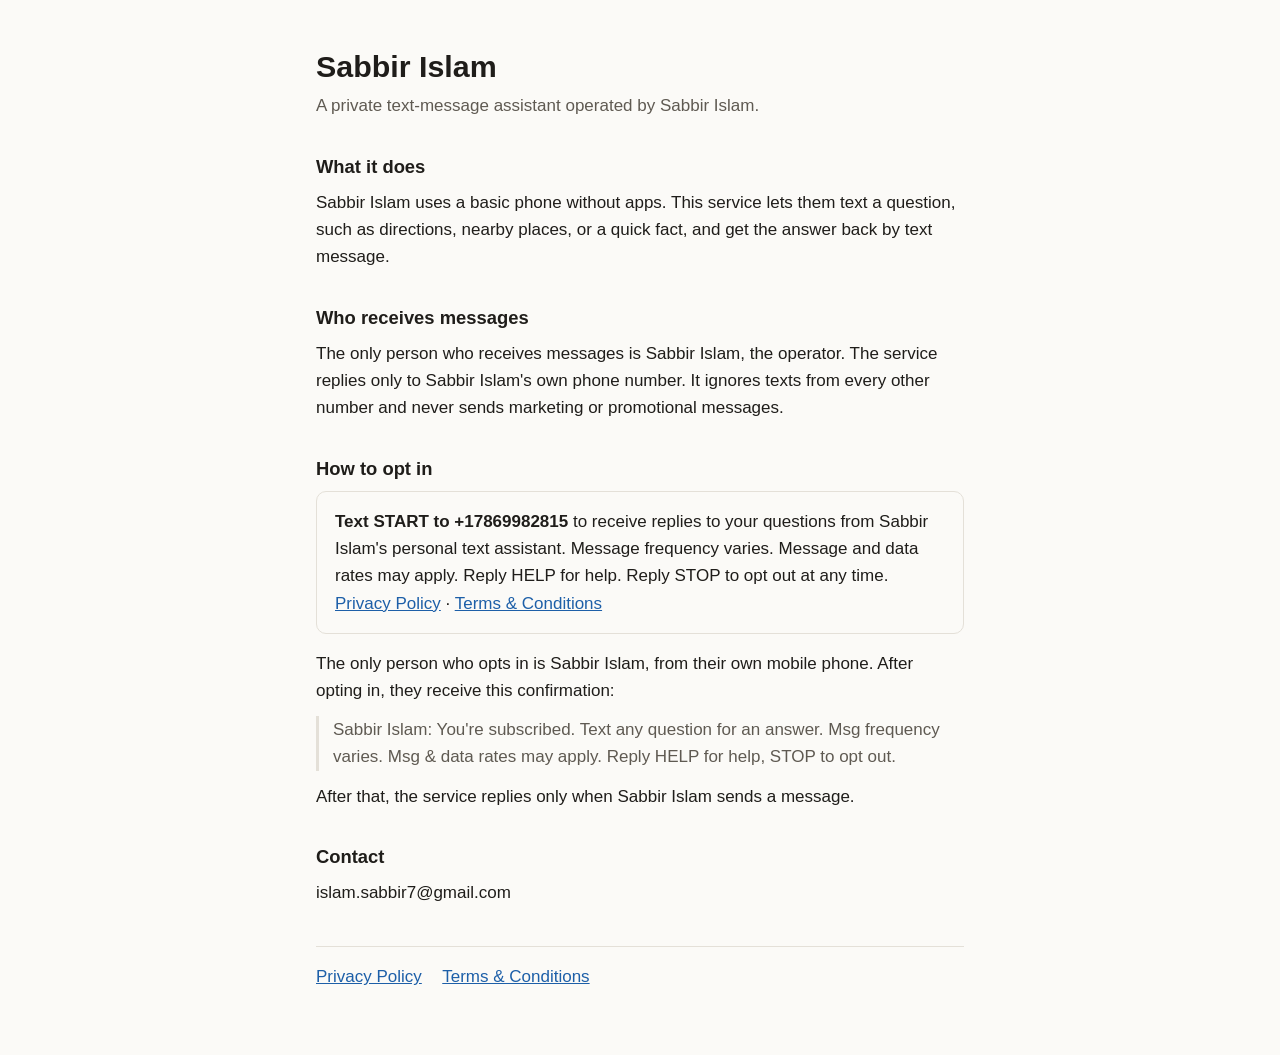
<file: index.html>
<!doctype html>
<html lang="en">
<head>
  <meta charset="utf-8">
  <meta name="viewport" content="width=device-width, initial-scale=1">
  <title>Sabbir Islam | Personal text assistant</title>
  <link rel="stylesheet" href="style.css">
</head>
<body>
<main>
  <h1>Sabbir Islam</h1>
  <p class="meta">A private text-message assistant operated by Sabbir Islam.</p>

  <h2>What it does</h2>
  <p>Sabbir Islam uses a basic phone without apps. This service lets them text a question,
  such as directions, nearby places, or a quick fact, and get the answer back by text message.</p>

  <h2>Who receives messages</h2>
  <p>The only person who receives messages is Sabbir Islam, the operator. The service replies only to
  Sabbir Islam's own phone number. It ignores texts from every other number and never sends marketing
  or promotional messages.</p>

  <h2>How to opt in</h2>
  <div class="optin">
    <p><strong>Text START to +17869982815</strong> to receive replies to your questions from
    Sabbir Islam's personal text assistant. Message frequency varies. Message and data rates may apply.
    Reply HELP for help. Reply STOP to opt out at any time.
    <a href="privacy.html">Privacy Policy</a> · <a href="terms.html">Terms &amp; Conditions</a></p>
  </div>
  <p>The only person who opts in is Sabbir Islam, from their own mobile phone. After opting in, they
  receive this confirmation:</p>
  <p class="quote">Sabbir Islam: You're subscribed. Text any question for an answer. Msg frequency varies.
  Msg &amp; data rates may apply. Reply HELP for help, STOP to opt out.</p>
  <p>After that, the service replies only when Sabbir Islam sends a message.</p>

  <h2>Contact</h2>
  <p>islam.sabbir7@gmail.com</p>

  <nav>
    <a href="privacy.html">Privacy Policy</a>
    <a href="terms.html">Terms &amp; Conditions</a>
  </nav>
</main>
</body>
</html>
</file>
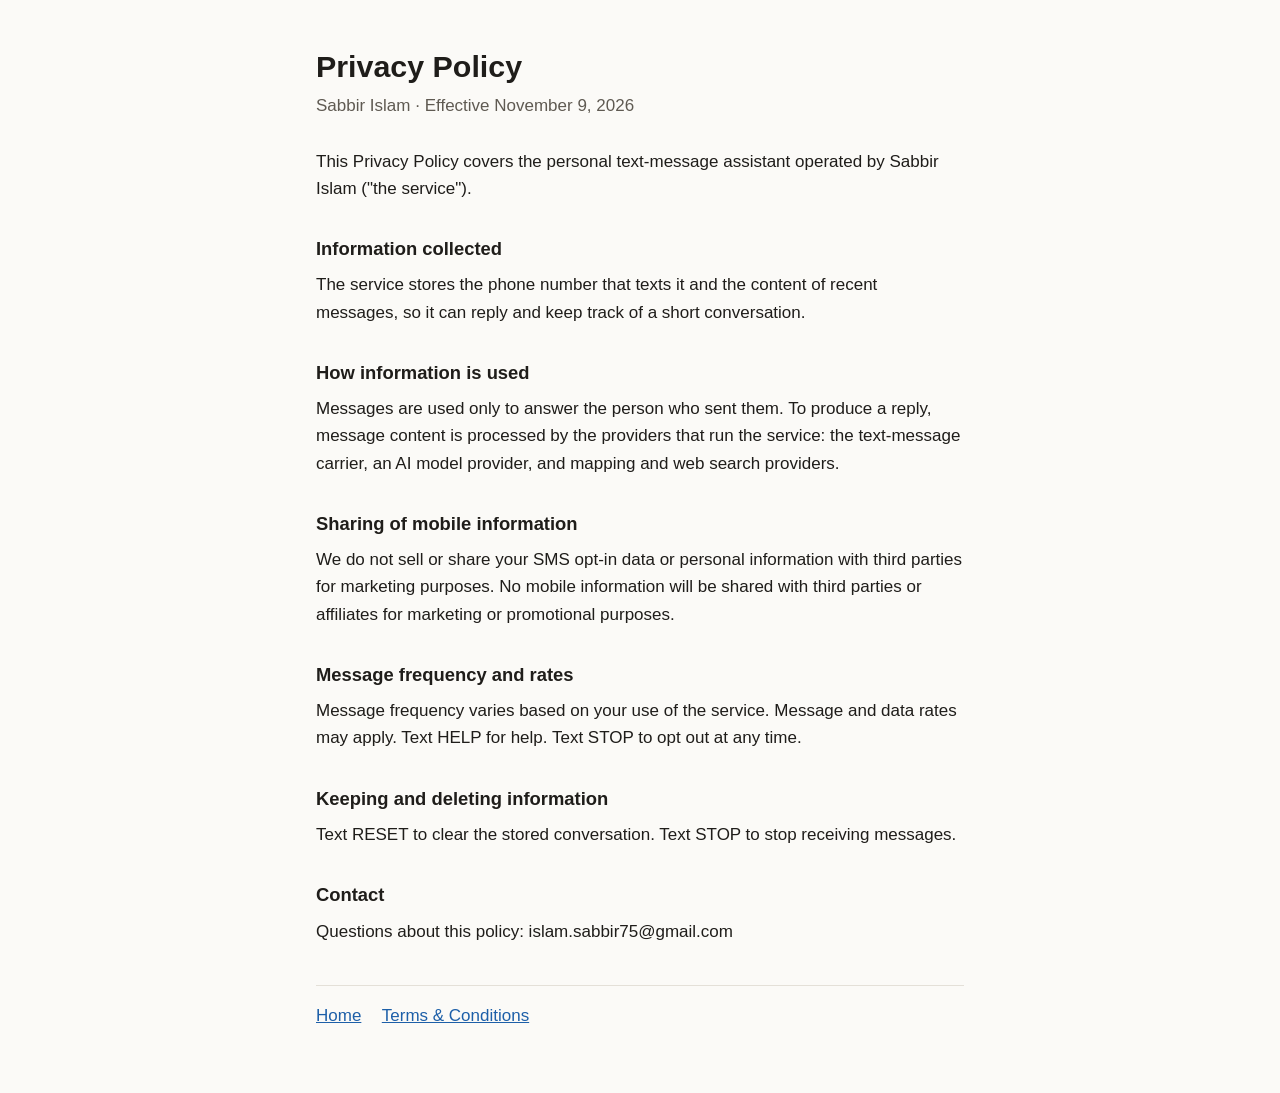
<file: privacy.html>
<!doctype html>
<html lang="en">
<head>
  <meta charset="utf-8">
  <meta name="viewport" content="width=device-width, initial-scale=1">
  <title>Privacy Policy | Sabbir Islam</title>
  <link rel="stylesheet" href="style.css">
</head>
<body>
<main>
  <h1>Privacy Policy</h1>
  <p class="meta">Sabbir Islam · Effective November 9, 2026</p>

  <p>This Privacy Policy covers the personal text-message assistant operated by Sabbir Islam
  ("the service").</p>

  <h2>Information collected</h2>
  <p>The service stores the phone number that texts it and the content of recent messages, so it
  can reply and keep track of a short conversation.</p>

  <h2>How information is used</h2>
  <p>Messages are used only to answer the person who sent them. To produce a reply, message content
  is processed by the providers that run the service: the text-message carrier, an AI model provider,
  and mapping and web search providers.</p>

  <h2>Sharing of mobile information</h2>
  <p>We do not sell or share your SMS opt-in data or personal information with third parties for
  marketing purposes. No mobile information will be shared with third parties or affiliates for
  marketing or promotional purposes.</p>

  <h2>Message frequency and rates</h2>
  <p>Message frequency varies based on your use of the service. Message and data rates may apply.
  Text HELP for help. Text STOP to opt out at any time.</p>

  <h2>Keeping and deleting information</h2>
  <p>Text RESET to clear the stored conversation. Text STOP to stop receiving messages.</p>

  <h2>Contact</h2>
  <p>Questions about this policy: islam.sabbir75@gmail.com</p>

  <nav>
    <a href="index.html">Home</a>
    <a href="terms.html">Terms &amp; Conditions</a>
  </nav>
</main>
</body>
</html>
</file>
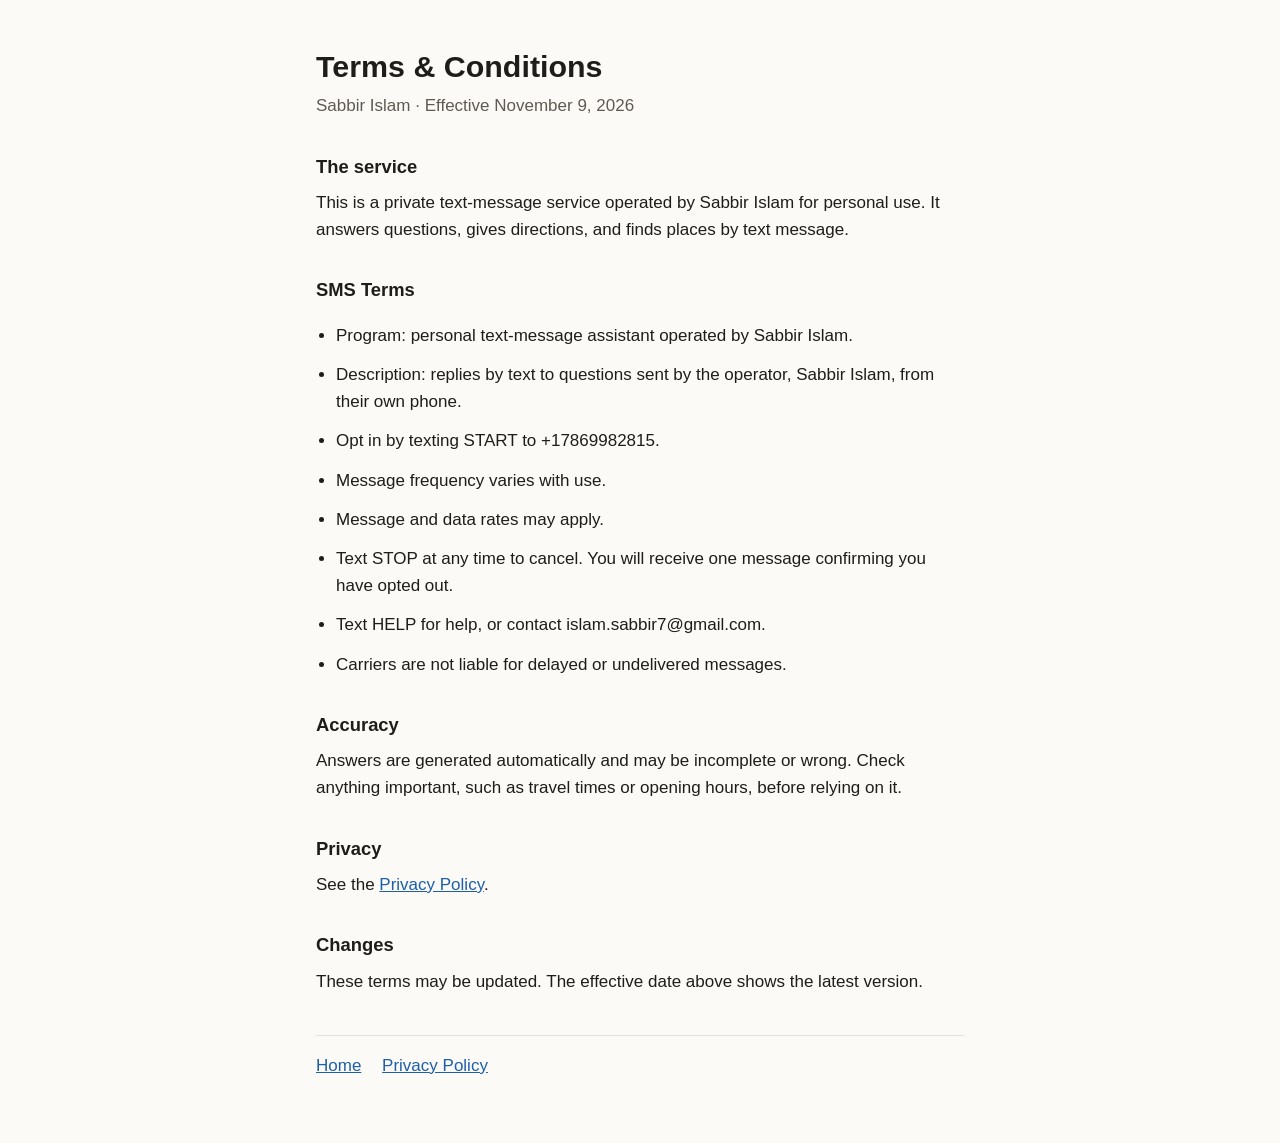
<file: terms.html>
<!doctype html>
<html lang="en">
<head>
  <meta charset="utf-8">
  <meta name="viewport" content="width=device-width, initial-scale=1">
  <title>Terms &amp; Conditions | Sabbir Islam</title>
  <link rel="stylesheet" href="style.css">
</head>
<body>
<main>
  <h1>Terms &amp; Conditions</h1>
  <p class="meta">Sabbir Islam · Effective November 9, 2026</p>

  <h2>The service</h2>
  <p>This is a private text-message service operated by Sabbir Islam for
  personal use. It answers questions, gives directions, and finds places by text message.</p>

  <h2>SMS Terms</h2>
  <ul>
    <li>Program: personal text-message assistant operated by Sabbir Islam.</li>
    <li>Description: replies by text to questions sent by the operator, Sabbir Islam, from their own phone.</li>
    <li>Opt in by texting START to +17869982815.</li>
    <li>Message frequency varies with use.</li>
    <li>Message and data rates may apply.</li>
    <li>Text STOP at any time to cancel. You will receive one message confirming you have opted out.</li>
    <li>Text HELP for help, or contact islam.sabbir7@gmail.com.</li>
    <li>Carriers are not liable for delayed or undelivered messages.</li>
  </ul>

  <h2>Accuracy</h2>
  <p>Answers are generated automatically and may be incomplete or wrong. Check anything important,
  such as travel times or opening hours, before relying on it.</p>

  <h2>Privacy</h2>
  <p>See the <a href="privacy.html">Privacy Policy</a>.</p>

  <h2>Changes</h2>
  <p>These terms may be updated. The effective date above shows the latest version.</p>

  <nav>
    <a href="index.html">Home</a>
    <a href="privacy.html">Privacy Policy</a>
  </nav>
</main>
</body>
</html>
</file>
<file: style.css>
:root {
  --bg: #fbfaf7;
  --text: #1f1d1a;
  --muted: #5f5a52;
  --rule: #e4e0d8;
  --link: #1d5fa8;
}
@media (prefers-color-scheme: dark) {
  :root {
    --bg: #171614;
    --text: #ece9e3;
    --muted: #a7a197;
    --rule: #34312c;
    --link: #8ab8ee;
  }
}
* { box-sizing: border-box; }
body {
  margin: 0;
  background: var(--bg);
  color: var(--text);
  font: 17px/1.6 -apple-system, BlinkMacSystemFont, "Segoe UI", Roboto, sans-serif;
}
main { max-width: 680px; margin: 0 auto; padding: 48px 16px 64px; }
h1 { font-size: 1.9rem; line-height: 1.2; margin: 0 0 8px; }
h2 { font-size: 1.15rem; margin: 32px 0 8px; }
p, li { margin: 0 0 12px; }
ul { padding-left: 20px; }
a { color: var(--link); }
.meta { color: var(--muted); margin-bottom: 28px; }
.optin { border: 1px solid var(--rule); border-radius: 10px; padding: 16px 18px; margin: 4px 0 16px; }
.optin p { margin: 0; }
.quote { border-left: 3px solid var(--rule); padding-left: 14px; color: var(--muted); }
nav { margin-top: 40px; padding-top: 16px; border-top: 1px solid var(--rule); color: var(--muted); }
nav a { margin-right: 16px; }
</file>
